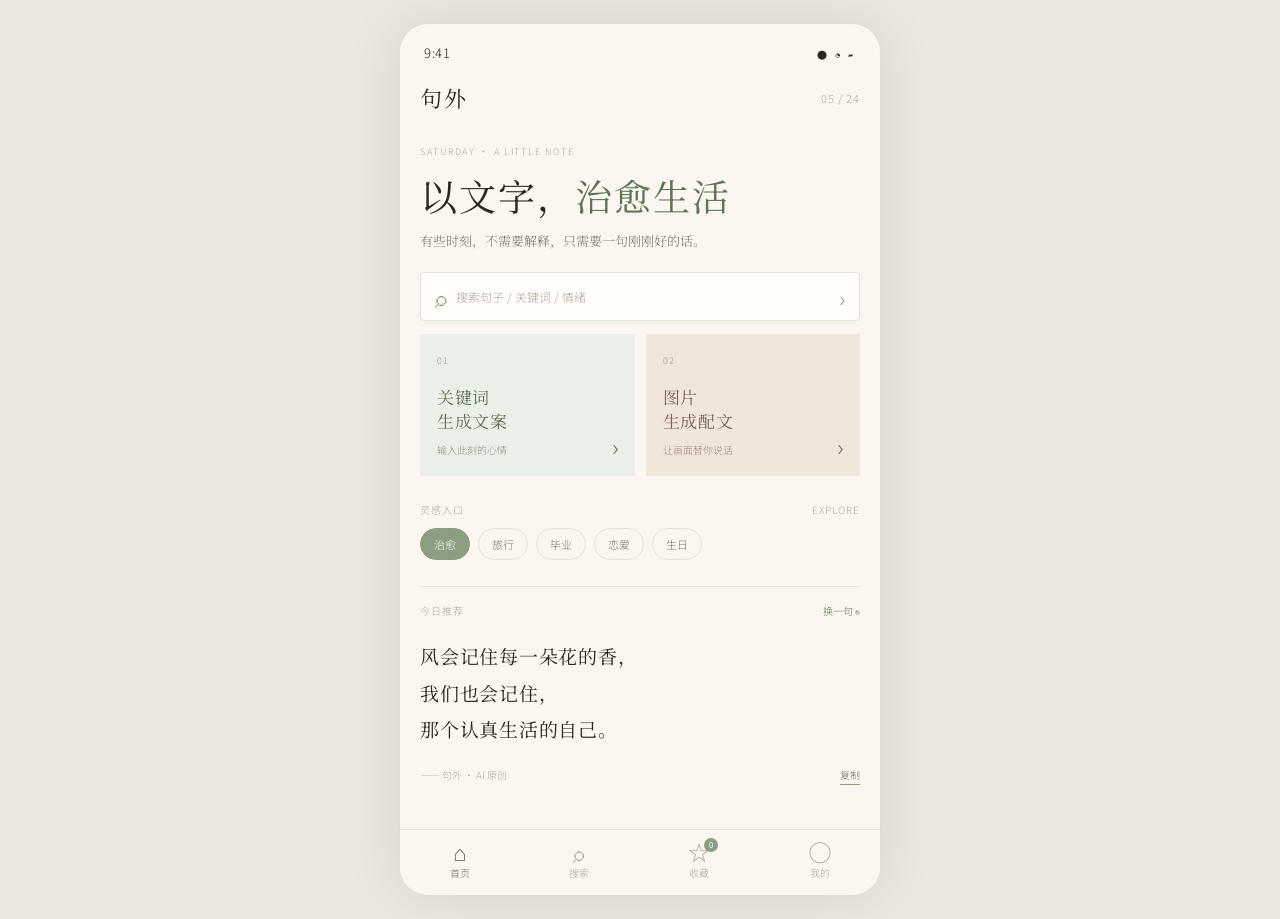
<file: index.html>
<!doctype html>
<html lang="zh-CN">
<head>
  <meta charset="UTF-8" />
  <meta name="viewport" content="width=device-width, initial-scale=1.0, viewport-fit=cover" />
  <meta name="theme-color" content="#fbf7f0" />
  <title>句外 · 以文字，治愈生活</title>
  <link rel="preconnect" href="https://fonts.googleapis.com">
  <link rel="preconnect" href="https://fonts.gstatic.com" crossorigin>
  <link href="https://fonts.googleapis.com/css2?family=Noto+Sans+SC:wght@300;400;500;600&family=Noto+Serif+SC:wght@300;400;500;600&display=swap" rel="stylesheet">
  <link rel="stylesheet" href="styles.css" />
</head>
<body>
  <div class="app-shell">
    <header class="status-bar"><span class="status-time">9:41</span><span class="status-icons">● ◔ ▰</span></header>
    <main class="screen-body">
      <section id="view-home" class="view active-view">
        <div class="page-nav home-nav"><span class="brand-mark">句外</span><span class="date-mark">05 / 24</span></div>
        <div class="home-intro"><p class="kicker">SATURDAY · A LITTLE NOTE</p><h1>以文字，<em>治愈生活</em></h1><p class="intro-note">有些时刻，不需要解释，只需要一句刚刚好的话。</p></div>
        <button class="search-bar" data-view="input"><span class="search-icon">⌕</span><span>搜索句子 / 关键词 / 情绪</span><span class="search-arrow">›</span></button>
        <div class="entry-grid"><button class="entry-card entry-keyword" data-view="input"><span class="entry-index">01</span><strong>关键词<br>生成文案</strong><small>输入此刻的心情</small><span class="entry-arrow">›</span></button><button class="entry-card entry-image" data-view="input"><span class="entry-index">02</span><strong>图片<br>生成配文</strong><small>让画面替你说话</small><span class="entry-arrow">›</span></button></div>
        <div class="chip-section"><div class="section-caption"><span>灵感入口</span><span>EXPLORE</span></div><div class="chip-scroll"><button class="chip active" data-prompt="最近有点累，想要一句安静的安慰">治愈</button><button class="chip" data-prompt="想发一张旅行照片，轻松一点但不要太俗">旅行</button><button class="chip" data-prompt="毕业了，有一点舍不得，也有一点期待">毕业</button><button class="chip" data-prompt="最近有点喜欢一个人，但不想说得太明显">恋爱</button><button class="chip" data-prompt="给朋友写一句生日祝福，不要太正式">生日</button></div></div>
        <div class="daily-card"><div class="section-caption"><span>今日推荐</span><button class="refresh-btn" id="daily-refresh">换一句 ↻</button></div><p id="daily-quote">风会记住每一朵花的香，<br>我们也会记住，<br>那个认真生活的自己。</p><div class="daily-footer"><span>—— 句外 · AI 原创</span><button class="small-copy" data-copy="风会记住每一朵花的香，我们也会记住，那个认真生活的自己。">复制</button></div></div>
      </section>
      <section id="view-input" class="view"><div class="page-nav"><button class="back-btn" data-view="home">‹</button><span class="page-title">找一句</span><span class="page-step">02 / 05</span></div><div class="input-hero"><p class="kicker">TELL ME A LITTLE</p><h2>发生了什么？</h2><p>文字告诉我你的处境，照片让我看见现场。</p></div><div class="input-card"><label class="field-label"><span>你的关键词</span><span>TEXT</span></label><textarea id="context-input" maxlength="240" placeholder="例如：想发海边照片，不想太俗，但要让人看出我最近过得不错。"></textarea><div class="field-foot"><span id="char-count">0 / 240</span><span>自然说就好</span></div><div class="tone-row"><span>表达语气</span><button class="tone-chip selected" data-tone="克制">克制</button><button class="tone-chip" data-tone="松弛">松弛</button><button class="tone-chip" data-tone="热烈">热烈</button><button class="tone-chip" data-tone="幽默">幽默</button></div></div><div class="image-card"><div class="field-label"><span>或者上传一张照片</span><span>IMAGE</span></div><label class="upload-zone" for="image-input" id="upload-zone"><span class="upload-plus">＋</span><strong>点击上传图片</strong><small>图片只负责告诉我，发生了什么</small><img id="image-preview" alt="已上传的图片预览"></label><input id="image-input" type="file" accept="image/jpeg,image/png,image/webp" hidden><p id="upload-status" class="upload-status">JPG / PNG · 最大 8MB</p></div><button id="generate-btn" class="btn-primary"><span>生成六句</span><span>→</span></button><p class="privacy-note">⌁ 游客使用 · 输入和收藏只保存在本机</p></section>
      <section id="view-results" class="view"><div class="page-nav"><button class="back-btn" data-view="input">‹</button><span class="page-title">生成结果</span><span class="page-step">03 / 05</span></div><div class="results-intro"><p class="kicker">SIX WAYS TO SAY IT</p><h2 id="results-title">给这段心情，<em>六种说法。</em></h2><p id="results-summary">正在读取你的表达倾向</p></div><div class="understood-card"><span class="understood-spark">✦</span><div><small>句外理解到</small><strong id="understood-text">一段还没有被命名的心情</strong><div id="understood-tags" class="tag-list"></div></div></div><div id="results-grid" class="results-grid"></div><button id="new-search-btn" class="btn-secondary">换一组句子 <span>↻</span></button><p class="source-note">每一句都标注了来源 · AI 原创不是虚构引用</p></section>
      <section id="view-saved" class="view"><div class="page-nav"><span class="page-title">我的收藏</span><span class="page-step" id="saved-count-label">已收藏 0 句</span></div><div class="saved-intro"><p class="kicker">YOUR LANGUAGE ARCHIVE</p><h2>留下来的，<em>都是你。</em></h2><p>收藏会保存在这台设备上，登录不是必需品。</p></div><div id="saved-empty" class="empty-state"><div class="empty-star">☆</div><h3>还没有收藏</h3><p>找到一句想留下的话，它会出现在这里。</p><button class="btn-primary" data-view="input"><span>去找一句</span><span>→</span></button></div><div id="saved-list" class="saved-list" hidden></div></section>
    </main>
    <nav class="tab-bar" aria-label="底部导航"><button class="nav-link tab-item active" data-view="home"><span class="tab-icon">⌂</span><span>首页</span></button><button class="nav-link tab-item" data-view="input"><span class="tab-icon">⌕</span><span>搜索</span></button><button class="nav-link tab-item" data-view="saved"><span class="tab-icon">☆</span><span>收藏</span><b id="nav-count">0</b></button><button class="nav-link tab-item" data-view="home"><span class="tab-icon">◯</span><span>我的</span></button></nav>
  </div>
  <div id="card-modal" class="modal" aria-hidden="true" role="dialog" aria-labelledby="card-title"><div class="modal-backdrop" data-close-modal></div><div class="modal-sheet"><div class="modal-head"><div><p class="kicker">MAKE IT YOURS</p><h2 id="card-title">生成一句卡片</h2></div><button class="icon-btn" data-close-modal aria-label="关闭">×</button></div><div class="maker-layout"><div class="card-preview-wrap"><div id="card-preview" class="card-preview"><span class="preview-kicker">JUWAI / ORIGINAL</span><p id="preview-text"></p><span class="preview-sign">句外</span></div></div><div class="maker-controls"><label>背景颜色<div class="swatches"><button class="swatch active" data-color="#EAF0E8" style="--swatch:#EAF0E8" aria-label="鼠尾草绿"></button><button class="swatch" data-color="#F5E5D5" style="--swatch:#F5E5D5" aria-label="杏色"></button><button class="swatch" data-color="#DDE4D7" style="--swatch:#DDE4D7" aria-label="雾灰绿"></button><button class="swatch" data-color="#2F3A2C" style="--swatch:#2F3A2C" aria-label="深绿"></button></div></label><label>文字大小<input id="font-size" type="range" min="20" max="42" value="30"></label><label>画面比例<div class="ratio-row"><button class="ratio-btn active" data-ratio="1">1:1</button><button class="ratio-btn" data-ratio="0.8">4:5</button><button class="ratio-btn" data-ratio="0.5625">9:16</button></div></label><button class="btn-primary" id="download-card"><span>下载卡片</span><span>↘</span></button><p class="maker-note">卡片在浏览器本地生成，不会上传。</p></div></div></div></div>
  <div id="toast" class="toast" role="status"></div><script src="app.js"></script>
</body>
</html>
</file>
<file: styles.css>
:root{--bg:#fbf7f0;--bg2:#f5f0e8;--card:#fffdf9;--sage:#8b9e82;--sage-dark:#5e7356;--sage-light:#eaf0e8;--text:#2d261e;--muted:#7a7268;--caption:#afa79d;--border:#e8e2d6;--accent:#bd775b;--serif:'Noto Serif SC','Songti SC',serif;--sans:'Noto Sans SC','PingFang SC',sans-serif}*{box-sizing:border-box}html,body{margin:0;min-height:100%;background:#ece8e1;color:var(--text);font-family:var(--sans);font-weight:300;-webkit-font-smoothing:antialiased}button,textarea,input{font:inherit}.app-shell{width:min(100%,480px);min-height:100vh;margin:0 auto;background:var(--bg);box-shadow:0 0 55px rgba(45,38,30,.12);display:flex;flex-direction:column;position:relative}.status-bar{height:45px;padding:0 24px 7px;display:flex;align-items:flex-end;justify-content:space-between;flex-shrink:0;color:var(--text);font-size:13px;letter-spacing:.5px}.status-icons{font-size:10px;letter-spacing:3px}.screen-body{flex:1;overflow-y:auto;scrollbar-width:none;padding-bottom:75px}.screen-body::-webkit-scrollbar{display:none}.view{display:none;padding:0 20px 35px}.active-view{display:block}.page-nav{height:52px;display:flex;align-items:center;justify-content:space-between}.home-nav{padding-top:5px}.brand-mark{font:400 22px var(--serif);letter-spacing:.08em}.date-mark,.page-step{font-size:11px;color:var(--caption);letter-spacing:1px}.back-btn{border:0;background:none;font-size:31px;line-height:1;color:var(--text);padding:0 9px 3px 0;cursor:pointer}.page-title{font:400 16px var(--serif);letter-spacing:.05em}.kicker{font-size:9px;color:var(--caption);letter-spacing:1.7px;margin:0}.home-intro{padding:24px 0 20px}.home-intro h1{font:400 37px/1.3 var(--serif);margin:13px 0 10px;letter-spacing:.05em}.home-intro h1 em,.input-hero h2 em,.results-intro h2 em,.saved-intro h2 em{font-style:normal;color:var(--sage-dark)}.intro-note{font:300 13px/1.8 var(--serif);color:var(--muted);margin:0;max-width:290px}.search-bar{width:100%;height:49px;border:1px solid var(--border);background:var(--card);border-radius:4px;display:flex;align-items:center;padding:0 14px;color:var(--caption);gap:9px;text-align:left;cursor:pointer;box-shadow:0 2px 7px rgba(45,38,30,.03)}.search-bar:hover{border-color:var(--sage)}.search-icon{font-size:23px;line-height:1;color:var(--sage)}.search-bar span:nth-child(2){font-size:12px}.search-arrow{margin-left:auto;font-size:22px;color:var(--sage)}.entry-grid{display:grid;grid-template-columns:1fr 1fr;gap:11px;margin:13px 0 26px}.entry-card{position:relative;min-height:142px;border:0;text-align:left;padding:16px 17px;cursor:pointer;overflow:hidden;transition:transform .2s}.entry-card:hover{transform:translateY(-2px)}.entry-keyword{background:var(--sage-light);color:var(--sage-dark)}.entry-image{background:#f1e6da;color:#7c6454}.entry-index{font-size:9px;letter-spacing:1px;opacity:.65;display:block;margin-bottom:18px}.entry-card strong{font:400 17px/1.45 var(--serif);letter-spacing:.04em}.entry-card small{display:block;font-size:10px;color:inherit;opacity:.7;margin-top:8px}.entry-arrow{position:absolute;right:16px;bottom:13px;font-size:23px}.chip-section{margin-bottom:24px}.section-caption{display:flex;justify-content:space-between;align-items:center;font-size:10px;color:var(--caption);letter-spacing:1px;margin-bottom:11px}.chip-scroll{display:flex;gap:8px;overflow-x:auto;scrollbar-width:none;padding-bottom:2px}.chip-scroll::-webkit-scrollbar{display:none}.chip{white-space:nowrap;border:1px solid var(--border);background:transparent;color:var(--muted);padding:7px 13px;font-size:11px;cursor:pointer;border-radius:20px}.chip.active,.chip:hover{border-color:var(--sage);background:var(--sage);color:#fff}.daily-card{border-top:1px solid var(--border);padding-top:16px}.refresh-btn{border:0;background:none;color:var(--sage-dark);font-size:10px;padding:0;cursor:pointer}.daily-card>p{font:400 19px/1.9 var(--serif);letter-spacing:.04em;margin:20px 0 18px}.daily-footer{display:flex;justify-content:space-between;align-items:center;color:var(--caption);font-size:10px}.small-copy{border:0;border-bottom:1px solid var(--sage);background:none;color:var(--sage-dark);font-size:10px;padding:2px 0;cursor:pointer}.input-hero{padding:20px 0 25px}.input-hero h2,.results-intro h2,.saved-intro h2{font:400 31px/1.4 var(--serif);margin:11px 0 8px;letter-spacing:.05em}.input-hero p:last-child,.saved-intro p:last-child{font:300 12px/1.8 var(--serif);color:var(--muted);margin:0}.input-card,.image-card{background:var(--card);border:1px solid var(--border);padding:17px;margin-bottom:12px;border-radius:3px}.field-label{display:flex;justify-content:space-between;align-items:center;color:var(--caption);font-size:10px;letter-spacing:1px}.field-label span:first-child{color:var(--text);font:400 14px var(--serif);letter-spacing:.04em}textarea{display:block;width:100%;height:135px;resize:none;border:0;border-bottom:1px solid var(--border);outline:0;background:transparent;color:var(--text);font:300 16px/1.75 var(--serif);padding:17px 0 10px}textarea::placeholder{color:#b9b0a4}.field-foot{display:flex;justify-content:space-between;color:var(--caption);font-size:9px;padding-top:8px}.tone-row{display:flex;align-items:center;gap:7px;flex-wrap:wrap;margin-top:17px}.tone-row>span{font-size:10px;color:var(--caption);margin-right:3px}.tone-chip{border:0;background:var(--bg2);color:var(--muted);padding:7px 10px;font-size:10px;cursor:pointer;border-radius:16px}.tone-chip.selected,.tone-chip:hover{background:var(--sage);color:#fff}.upload-zone{height:140px;margin-top:16px;border:1px dashed #d5cdbf;display:flex;flex-direction:column;align-items:center;justify-content:center;gap:7px;cursor:pointer;position:relative;overflow:hidden}.upload-zone:hover{border-color:var(--sage);background:var(--sage-light)}.upload-plus{font-size:25px;color:var(--sage)}.upload-zone strong{font:400 14px var(--serif)}.upload-zone small{font-size:10px;color:var(--caption)}.upload-zone img{display:none;position:absolute;inset:0;width:100%;height:100%;object-fit:cover;opacity:.83}.upload-zone.has-image img{display:block}.upload-zone.has-image>*:not(img){position:relative;z-index:1;color:#fff;text-shadow:0 1px 3px #333}.upload-status{margin:9px 0 0;color:var(--caption);font-size:9px}.btn-primary{width:100%;border:0;background:var(--sage);color:#fff;padding:15px 18px;display:flex;justify-content:space-between;align-items:center;cursor:pointer;font-size:13px;border-radius:2px;transition:.2s}.btn-primary:hover{background:#7a8f76;transform:translateY(-1px)}.btn-primary:disabled{opacity:.6;cursor:wait}.privacy-note{text-align:center;font-size:9px;color:var(--caption);margin:15px 0 0}.results-intro{padding:22px 0 20px}.results-intro h2{font-size:29px}.results-intro p:last-child{font-size:11px;color:var(--muted);margin:7px 0 0}.understood-card{display:flex;gap:12px;align-items:flex-start;background:var(--sage-light);padding:14px 15px;margin-bottom:15px}.understood-spark{color:var(--sage-dark);font-size:18px}.understood-card small{display:block;color:var(--caption);font-size:9px;margin-bottom:4px}.understood-card strong{display:block;font:400 13px var(--serif)}.tag-list{display:flex;gap:5px;margin-top:8px}.tag-list span{border:1px solid #cbd8c7;color:var(--sage-dark);font-size:9px;padding:3px 7px}.results-grid{display:grid;grid-template-columns:1fr;gap:10px}.result-card{position:relative;background:var(--card);border:1px solid var(--border);padding:17px;min-height:177px;display:flex;flex-direction:column}.result-card.featured{background:var(--sage-light);border-color:#d3dfcf}.result-meta{display:flex;justify-content:space-between;color:var(--caption);font-size:9px;letter-spacing:.5px}.result-type{color:var(--sage-dark)}.result-card blockquote{font:400 18px/1.75 var(--serif);margin:18px 0 15px;letter-spacing:.03em}.result-card blockquote:before{content:'“';color:var(--sage);font-size:22px;margin-right:2px}.result-card blockquote:after{content:'”';color:var(--sage);font-size:22px;margin-left:2px}.result-card footer{margin-top:auto;display:flex;justify-content:space-between;align-items:center}.result-source{color:var(--caption);font-size:9px;max-width:180px}.card-actions{display:flex;gap:7px}.card-actions button{width:29px;height:29px;border:1px solid var(--border);background:transparent;color:var(--muted);display:grid;place-items:center;cursor:pointer;font-size:14px}.card-actions button:hover,.card-actions button.active{background:var(--sage);border-color:var(--sage);color:#fff}.btn-secondary{width:100%;margin-top:15px;background:transparent;border:1px solid var(--sage);color:var(--sage-dark);padding:11px;font-size:11px;cursor:pointer}.source-note{text-align:center;font-size:9px;color:var(--caption);margin:14px 0 0}.saved-intro{padding:20px 0 22px}.saved-intro h2{font-size:29px}.empty-state{text-align:center;background:var(--card);border:1px solid var(--border);padding:42px 20px}.empty-star{font:43px var(--serif);color:var(--sage);line-height:1}.empty-state h3{font:400 20px var(--serif);margin:13px 0 7px}.empty-state p{font-size:11px;color:var(--muted);margin:0 0 20px}.empty-state .btn-primary{width:150px;margin:0 auto}.saved-list{display:grid;grid-template-columns:1fr;gap:10px}.saved-card{background:var(--card);border:1px solid var(--border);padding:17px;min-height:170px;display:flex;flex-direction:column}.saved-card blockquote{font:400 17px/1.75 var(--serif);margin:0 0 15px}.saved-card footer{display:flex;justify-content:space-between;align-items:center;margin-top:auto;color:var(--caption);font-size:9px}.saved-card button{border:0;background:none;color:var(--muted);font-size:18px;cursor:pointer}.tab-bar{height:66px;position:absolute;bottom:0;left:0;right:0;background:rgba(251,247,240,.97);backdrop-filter:blur(12px);border-top:1px solid var(--border);display:flex;justify-content:space-around;align-items:flex-start;padding-top:8px;z-index:4}.tab-item{position:relative;border:0;background:none;color:var(--caption);font-size:10px;display:flex;flex-direction:column;align-items:center;gap:2px;padding:3px 17px;cursor:pointer}.tab-item.active{color:var(--sage-dark)}.tab-icon{font-size:22px;line-height:22px;font-family:var(--serif)}.tab-item b{position:absolute;top:0;right:9px;background:var(--sage);color:#fff;border-radius:10px;min-width:14px;height:14px;line-height:14px;font-size:8px;font-weight:400}.modal{display:none;position:fixed;inset:0;z-index:10}.modal.open{display:block}.modal-backdrop{position:absolute;inset:0;background:rgba(45,38,30,.45);backdrop-filter:blur(3px)}.modal-sheet{position:absolute;left:50%;transform:translateX(-50%);bottom:0;width:min(480px,100%);background:var(--bg);border-radius:18px 18px 0 0;padding:23px 20px 28px;max-height:92vh;overflow:auto;animation:rise .25s ease}@keyframes rise{from{transform:translate(-50%,20px);opacity:.4}to{transform:translate(-50%,0);opacity:1}}.modal-head{display:flex;justify-content:space-between;align-items:flex-start}.modal-head h2{font:400 27px var(--serif);margin:9px 0 0}.icon-btn{border:0;background:none;font-size:27px;color:var(--muted);cursor:pointer}.maker-layout{display:grid;grid-template-columns:1fr .82fr;gap:20px;margin-top:22px}.card-preview-wrap{background:var(--bg2);padding:15px;display:grid;place-items:center}.card-preview{width:100%;aspect-ratio:1;background:#eaf0e8;color:var(--sage-dark);padding:20px;display:flex;flex-direction:column;justify-content:center;position:relative}.preview-kicker{position:absolute;left:20px;top:18px;font-size:8px;letter-spacing:1px;opacity:.7}.card-preview p{font:400 22px/1.7 var(--serif);margin:0;white-space:pre-wrap}.preview-sign{position:absolute;right:20px;bottom:18px;font-size:10px;opacity:.65}.maker-controls{display:flex;flex-direction:column;gap:21px}.maker-controls label{font-size:9px;color:var(--caption)}.swatches{display:flex;gap:8px;margin-top:9px}.swatch{width:27px;height:27px;border-radius:50%;border:2px solid transparent;background:var(--swatch);cursor:pointer}.swatch.active{outline:1px solid var(--sage-dark);outline-offset:2px}input[type=range]{width:100%;margin-top:9px;accent-color:var(--sage)}.ratio-row{display:flex;gap:5px;margin-top:9px}.ratio-btn{flex:1;border:1px solid var(--border);background:transparent;padding:8px 3px;font-size:9px;color:var(--muted);cursor:pointer}.ratio-btn.active{background:var(--sage);border-color:var(--sage);color:#fff}.maker-controls .btn-primary{margin-top:auto}.maker-note{font-size:9px;color:var(--caption);margin:0}.toast{position:fixed;bottom:82px;left:50%;transform:translate(-50%,15px);background:var(--text);color:#fff;padding:10px 15px;border-radius:2px;font-size:10px;opacity:0;pointer-events:none;transition:.2s;z-index:20}.toast.show{transform:translate(-50%,0);opacity:1}@media(min-width:700px){.app-shell{margin:24px auto;min-height:calc(100vh - 48px);border-radius:28px;overflow:hidden}.status-bar{padding-top:8px}.screen-body{min-height:0}.tab-bar{position:absolute}.modal-sheet{bottom:24px;border-radius:18px}}
</file>
